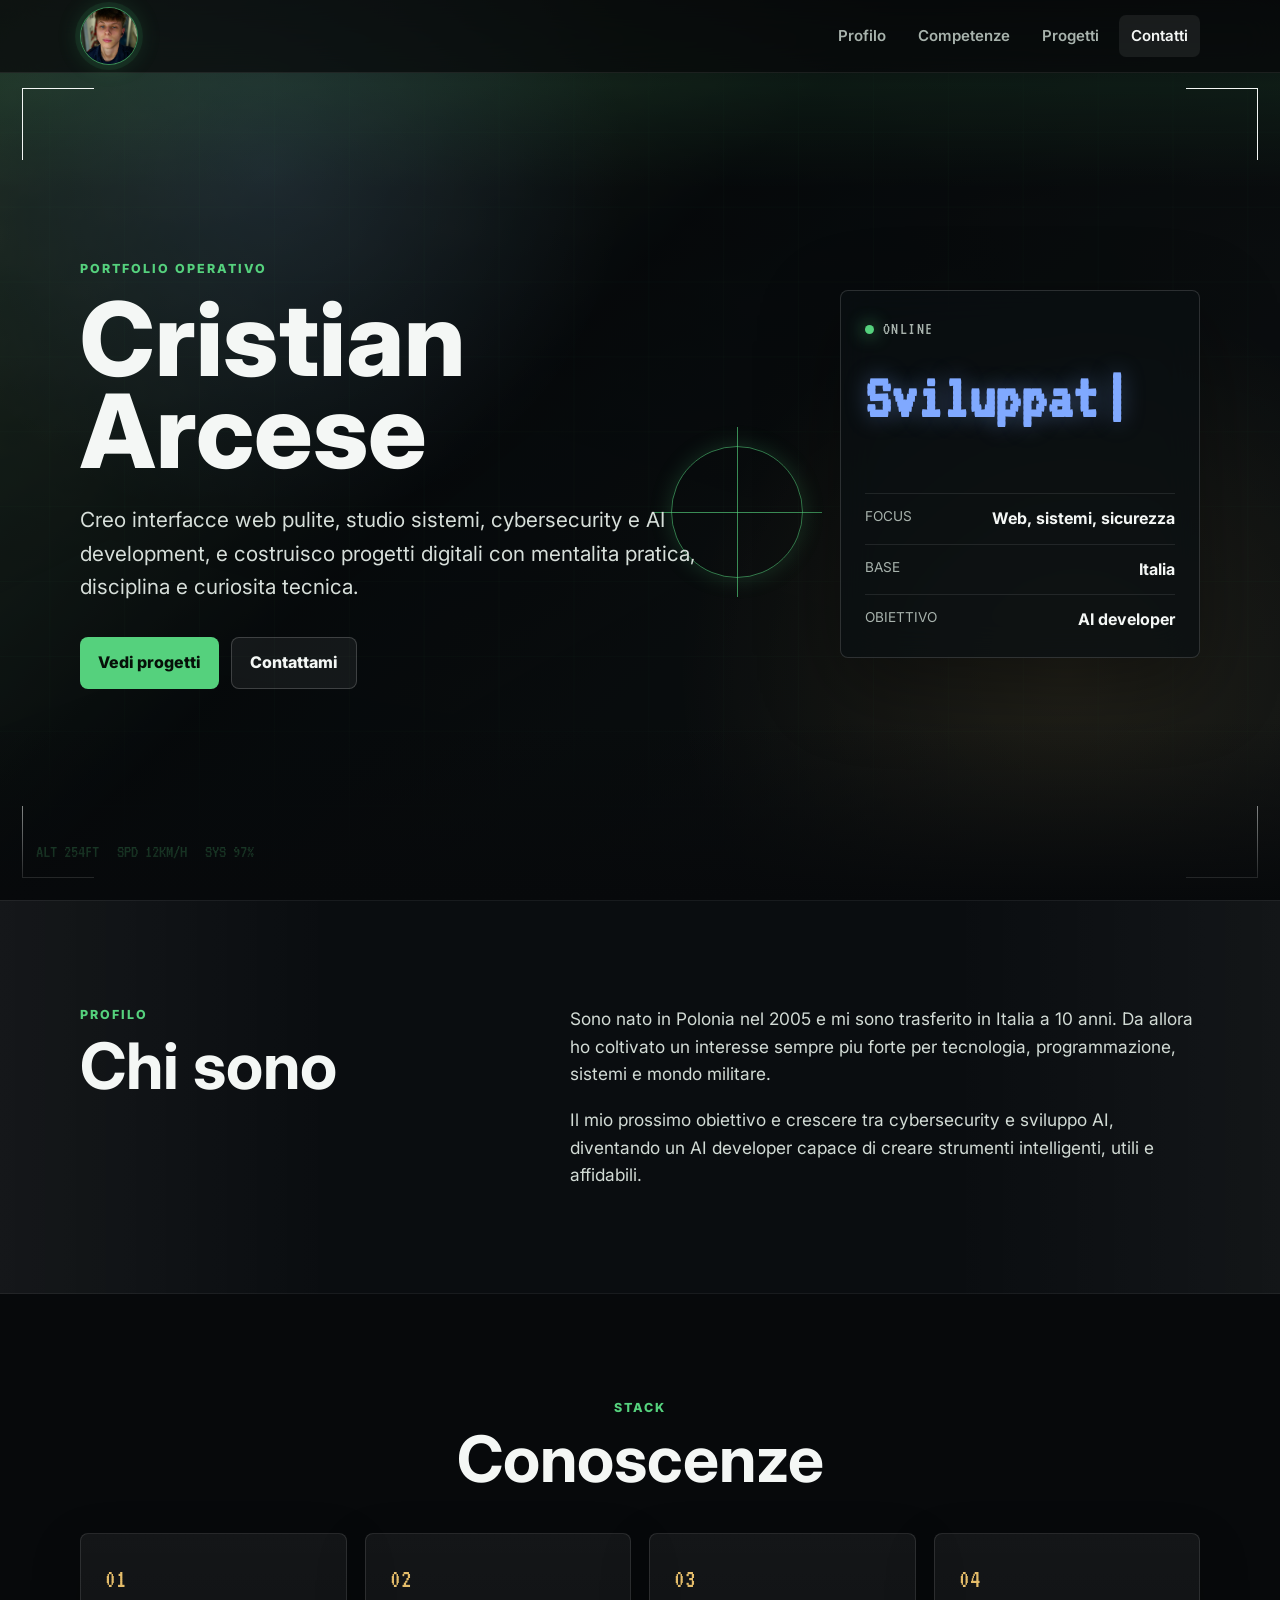
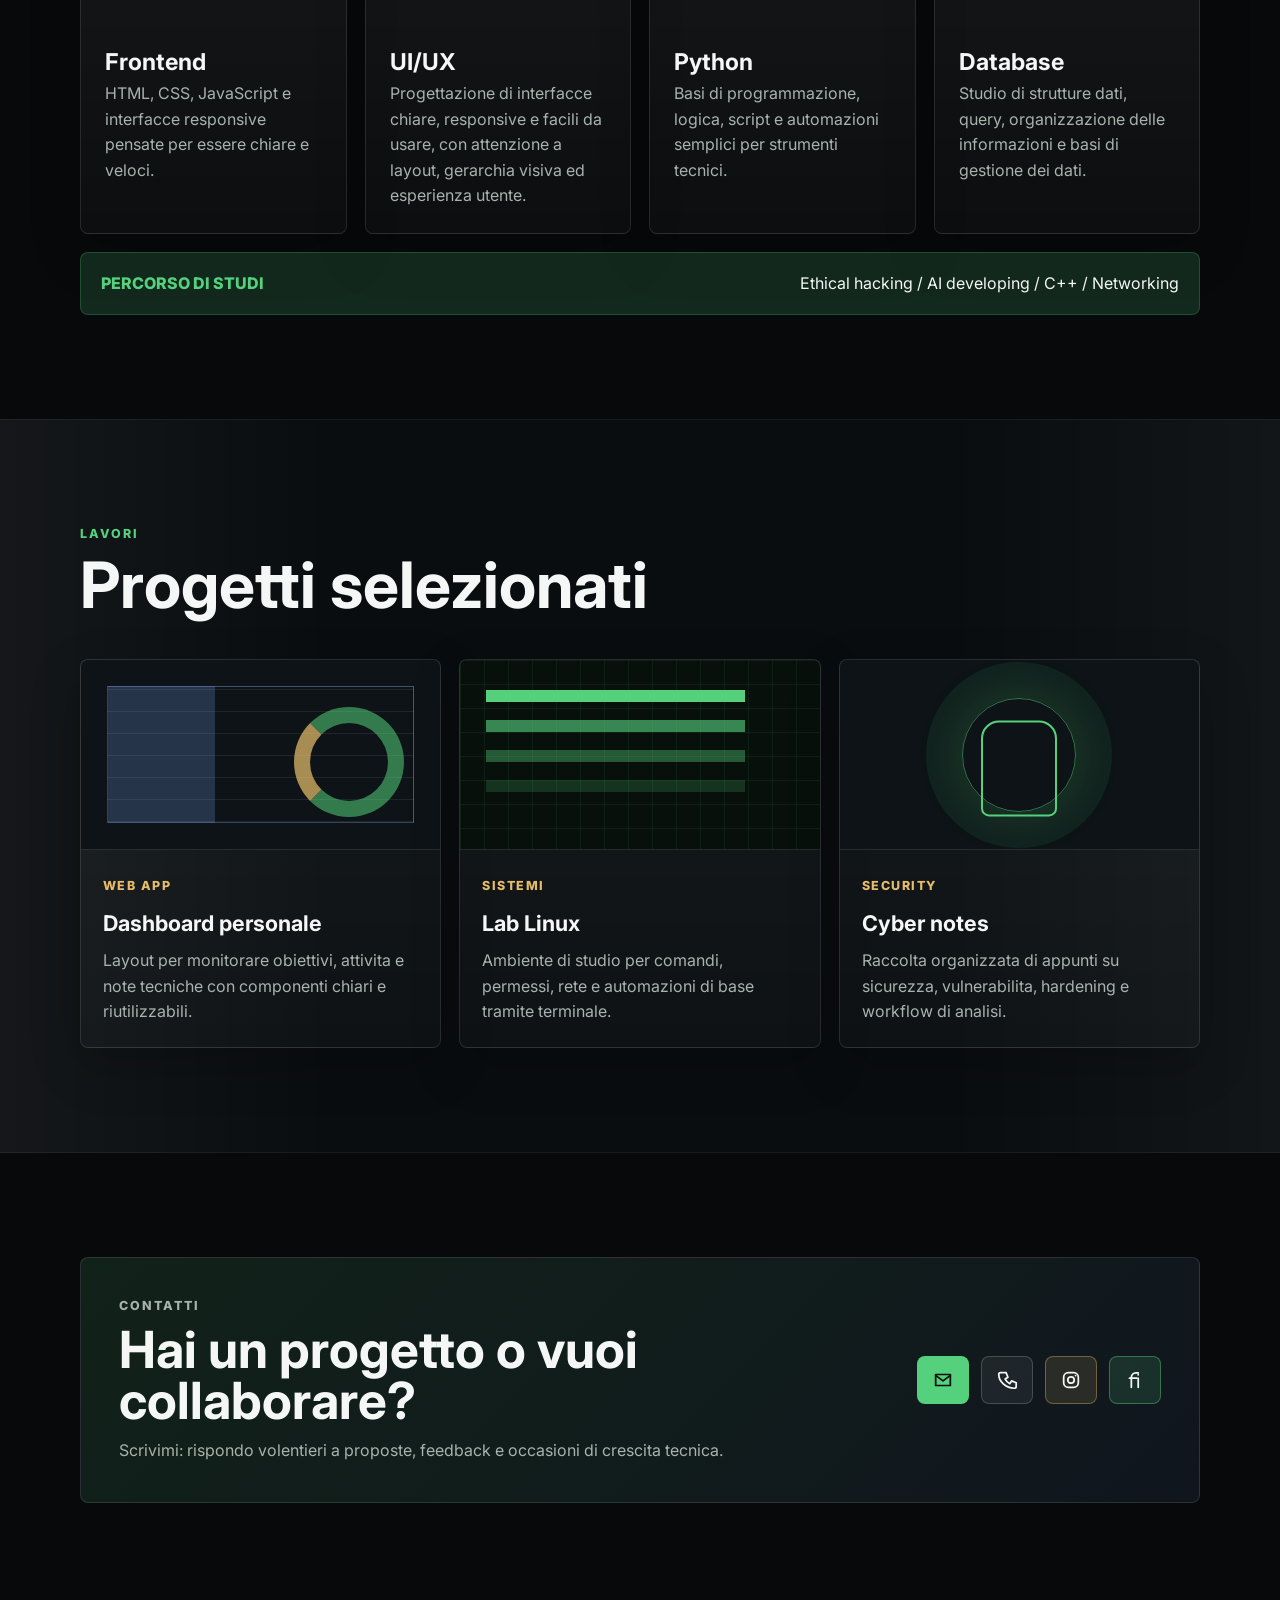
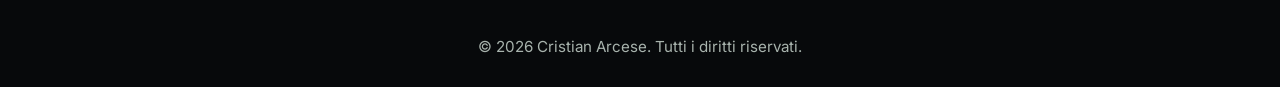
<file: index.html>
<!DOCTYPE html>
<html lang="it">
<head>
    <meta charset="UTF-8">
    <meta name="viewport" content="width=device-width, initial-scale=1.0">
    <meta name="description" content="Portfolio di Cristian Arcese: sviluppo web, cybersecurity, sistemi e progetti digitali.">
    <meta name="theme-color" content="#0b0f12">
    <title>Cristian Arcese | Portfolio</title>
    <link rel="icon" href="assets/profilo1divisa.jpg" type="image/jpeg">
    <link rel="apple-touch-icon" href="assets/profilo1divisa.jpg">

    <link rel="preconnect" href="https://fonts.googleapis.com">
    <link rel="preconnect" href="https://fonts.gstatic.com" crossorigin>
    <link href="https://fonts.googleapis.com/css2?family=Inter:wght@400;500;600;700;800&family=VT323&display=swap" rel="stylesheet">
    <link rel="stylesheet" href="style.css">
</head>

<body id="top">
    <div id="loader" aria-hidden="true">
        <span class="loader-text">CRISTIAN.ARCESE</span>
    </div>

    <div class="cursor-glow" aria-hidden="true"></div>
    <div class="cursor-trail" aria-hidden="true"></div>

    <header class="header">
        <div class="container header-wrapper">
            <a href="#top" class="logo" aria-label="Torna all'inizio">
                <img src="assets/profilo1divisa.jpg" alt="Foto profilo di Cristian Arcese">
            </a>

            <button class="menu-toggle" type="button" aria-label="Apri menu" aria-expanded="false">
                <span></span>
                <span></span>
            </button>

            <nav class="header-index" aria-label="Navigazione principale">
                <a href="#about">Profilo</a>
                <a href="#skills">Competenze</a>
                <a href="#projects">Progetti</a>
                <a href="#contact">Contatti</a>
            </nav>
        </div>
    </header>

    <main>
        <section class="hero">
            <div class="drone-bg" aria-hidden="true">
                <div class="grid-lines"></div>
                <div class="scanline"></div>
            </div>

            <div class="hud-overlay" aria-hidden="true">
                <div class="hud-corner top-left"></div>
                <div class="hud-corner top-right"></div>
                <div class="hud-corner bottom-left"></div>
                <div class="hud-corner bottom-right"></div>
                <div class="hud-reticle"></div>
                <div class="hud-data">
                    <span>ALT 254FT</span>
                    <span>SPD 12KM/H</span>
                    <span>SYS 97%</span>
                </div>
            </div>

            <div class="container hero-layout">
                <div class="hero-content reveal-left">
                    <p class="eyebrow">Portfolio operativo</p>
                    <h1>Cristian Arcese</h1>
                    <p class="hero-subtitle">
                        Creo interfacce web pulite, studio sistemi, cybersecurity e AI development, e costruisco progetti digitali
                        con mentalita pratica, disciplina e curiosita tecnica.
                    </p>

                    <div class="hero-actions">
                        <a class="button primary" href="#projects">Vedi progetti</a>
                        <a class="button secondary" href="mailto:cristian.arcese@libero.it">Contattami</a>
                    </div>
                </div>

                <aside class="mission-panel reveal-right" aria-label="Scheda profilo">
                    <div class="panel-top">
                        <span class="status-dot"></span>
                        <span>ONLINE</span>
                    </div>
                    <h2 id="typing">Sviluppatore web</h2>
                    <dl>
                        <div>
                            <dt>Focus</dt>
                            <dd>Web, sistemi, sicurezza</dd>
                        </div>
                        <div>
                            <dt>Base</dt>
                            <dd>Italia</dd>
                        </div>
                        <div>
                            <dt>Obiettivo</dt>
                            <dd>AI developer</dd>
                        </div>
                    </dl>
                </aside>
            </div>
        </section>

        <section id="about" class="about section-band">
            <div class="container two-column">
                <div class="section-heading reveal-left">
                    <p class="eyebrow">Profilo</p>
                    <h2>Chi sono</h2>
                </div>

                <div class="section-copy reveal-right">
                    <p>
                        Sono nato in Polonia nel 2005 e mi sono trasferito in Italia a 10 anni. Da allora ho coltivato
                        un interesse sempre piu forte per tecnologia, programmazione, sistemi e mondo militare.
                    </p>
                    <p>
                        Il mio prossimo obiettivo e crescere tra cybersecurity e sviluppo AI, diventando un AI developer
                        capace di creare strumenti intelligenti, utili e affidabili.
                    </p>
                </div>
            </div>
        </section>

        <section id="skills" class="skills">
            <div class="container">
                <div class="section-heading centered reveal">
                    <p class="eyebrow">Stack</p>
                    <h2>Conoscenze</h2>
                </div>

                <div class="skills-grid">
                    <article class="skill-card reveal-left">
                        <span>01</span>
                        <h3>Frontend</h3>
                        <p>HTML, CSS, JavaScript e interfacce responsive pensate per essere chiare e veloci.</p>
                    </article>

                    <article class="skill-card reveal">
                        <span>02</span>
                        <h3>UI/UX</h3>
                        <p>Progettazione di interfacce chiare, responsive e facili da usare, con attenzione a layout, gerarchia visiva ed esperienza utente.</p>
                    </article>

                    <article class="skill-card reveal-right">
                        <span>03</span>
                        <h3>Python</h3>
                        <p>Basi di programmazione, logica, script e automazioni semplici per strumenti tecnici.</p>
                    </article>

                    <article class="skill-card reveal-right">
                        <span>04</span>
                        <h3>Database</h3>
                        <p>Studio di strutture dati, query, organizzazione delle informazioni e basi di gestione dei dati.</p>
                    </article>
                </div>

                <div class="learning-strip reveal">
                    <span>Percorso di studi</span>
                    <p>Ethical hacking / AI developing / C++ / Networking</p>
                </div>
            </div>
        </section>

        <section id="projects" class="projects section-band">
            <div class="container">
                <div class="section-heading reveal-left">
                    <p class="eyebrow">Lavori</p>
                    <h2>Progetti selezionati</h2>
                </div>

                <div class="project-grid">
                    <article class="project-card reveal-left">
                        <div class="project-visual visual-dashboard" aria-hidden="true"></div>
                        <div class="project-body">
                            <span>Web app</span>
                            <h3>Dashboard personale</h3>
                            <p>Layout per monitorare obiettivi, attivita e note tecniche con componenti chiari e riutilizzabili.</p>
                        </div>
                    </article>

                    <article class="project-card reveal">
                        <div class="project-visual visual-terminal" aria-hidden="true"></div>
                        <div class="project-body">
                            <span>Sistemi</span>
                            <h3>Lab Linux</h3>
                            <p>Ambiente di studio per comandi, permessi, rete e automazioni di base tramite terminale.</p>
                        </div>
                    </article>

                    <article class="project-card reveal-right">
                        <div class="project-visual visual-security" aria-hidden="true"></div>
                        <div class="project-body">
                            <span>Security</span>
                            <h3>Cyber notes</h3>
                            <p>Raccolta organizzata di appunti su sicurezza, vulnerabilita, hardening e workflow di analisi.</p>
                        </div>
                    </article>
                </div>
            </div>
        </section>

        <section id="contact" class="contact">
            <div class="container contact-layout reveal">
                <div>
                    <p class="eyebrow">Contatti</p>
                    <h2>Hai un progetto o vuoi collaborare?</h2>
                    <p>Scrivimi: rispondo volentieri a proposte, feedback e occasioni di crescita tecnica.</p>
                </div>

                <div class="contact-actions">
                    <a class="button icon-button primary" href="mailto:cristian.arcese@libero.it" aria-label="Email">
                        <svg viewBox="0 0 24 24" aria-hidden="true">
                            <path d="M4 6h16v12H4z"></path>
                            <path d="m4 7 8 6 8-6"></path>
                        </svg>
                    </a>
                    <a class="button icon-button secondary" href="tel:+393271655353" aria-label="Telefono">
                        <svg viewBox="0 0 24 24" aria-hidden="true">
                            <path d="M7 4h4l2 5-3 2c1.2 2.4 2.6 3.8 5 5l2-3 5 2v4c0 1-1 2-2 2C10.6 21 3 13.4 3 6c0-1 1-2 2-2h2z"></path>
                        </svg>
                    </a>
                    <a class="button icon-button instagram" href="https://www.instagram.com/cristian.arcese" target="_blank" rel="noopener noreferrer" aria-label="Instagram">
                        <svg viewBox="0 0 24 24" aria-hidden="true">
                            <rect x="4" y="4" width="16" height="16" rx="5"></rect>
                            <circle cx="12" cy="12" r="3.5"></circle>
                            <path d="M17 7.1v.1"></path>
                        </svg>
                    </a>
                    <a class="button icon-button fiverr" href="https://it.fiverr.com/s/38X2G4Y" target="_blank" rel="noopener noreferrer" aria-label="Fiverr">
                        <svg viewBox="0 0 24 24" aria-hidden="true">
                            <path d="M8 20V9.5c0-3.1 1.8-5.2 5.2-5.2h2.4"></path>
                            <path d="M6 10h8"></path>
                            <path d="M15.5 10v10"></path>
                            <path d="M15.5 6.2v.1"></path>
                        </svg>
                    </a>
                </div>
            </div>
        </section>
    </main>

    <footer class="footer">
        <div class="container">
            <p>&copy; 2026 Cristian Arcese. Tutti i diritti riservati.</p>
        </div>
    </footer>

    <script src="script.js"></script>
</body>
</html>
</file>
<file: style.css>
:root {
    --bg: #07090b;
    --panel: #10161a;
    --panel-strong: #151d22;
    --text: #f4f7f5;
    --muted: #a8b3ad;
    --green: #55d17d;
    --green-soft: rgba(85, 209, 125, 0.16);
    --blue: #80a9ff;
    --amber: #e5bd6a;
    --line: rgba(255, 255, 255, 0.11);
    --shadow: 0 24px 80px rgba(0, 0, 0, 0.36);
}

* {
    box-sizing: border-box;
    margin: 0;
    padding: 0;
}

html {
    scroll-behavior: smooth;
}

body {
    background: var(--bg);
    color: var(--text);
    font-family: "Inter", Arial, sans-serif;
    line-height: 1.6;
    overflow-x: hidden;
}

body.menu-open {
    overflow: hidden;
}

body.menu-open::before {
    content: "";
    position: fixed;
    inset: 0;
    z-index: 900;
    background:
        radial-gradient(circle at 78% 16%, rgba(85, 209, 125, 0.16), transparent 28%),
        rgba(3, 5, 6, 0.68);
    backdrop-filter: blur(4px);
}

a {
    color: inherit;
}

::selection {
    background: var(--green);
    color: #061008;
}

::-webkit-scrollbar {
    width: 10px;
}

::-webkit-scrollbar-track {
    background: #090c0f;
}

::-webkit-scrollbar-thumb {
    background: #2f4036;
    border-radius: 999px;
}

.container {
    width: min(1120px, calc(100% - 40px));
    margin: 0 auto;
}

#loader {
    position: fixed;
    inset: 0;
    z-index: 9999;
    display: grid;
    place-items: center;
    background: #07090b;
    transition: opacity 0.45s ease, visibility 0.45s ease;
}

#loader.hidden {
    opacity: 0;
    visibility: hidden;
    pointer-events: none;
}

.loader-text {
    color: var(--green);
    font-family: "VT323", monospace;
    font-size: clamp(2.2rem, 8vw, 5rem);
    letter-spacing: 0.08em;
    text-shadow: 0 0 22px rgba(85, 209, 125, 0.5);
    animation: pulse 0.95s infinite;
}

@keyframes pulse {
    50% {
        opacity: 0.35;
    }
}

.header {
    position: fixed;
    top: 0;
    left: 0;
    width: 100%;
    z-index: 1000;
    border-bottom: 1px solid rgba(255, 255, 255, 0.08);
    background: rgba(7, 9, 11, 0.72);
    backdrop-filter: blur(18px);
}

.header-wrapper {
    min-height: 72px;
    display: flex;
    align-items: center;
    justify-content: space-between;
    gap: 24px;
}

.logo {
    width: 58px;
    height: 58px;
    display: block;
    overflow: hidden;
    border: 1px solid rgba(85, 209, 125, 0.6);
    border-radius: 50%;
    background: rgba(85, 209, 125, 0.08);
    text-decoration: none;
    box-shadow:
        0 0 0 5px rgba(85, 209, 125, 0.08),
        0 0 24px rgba(85, 209, 125, 0.2);
    transition: transform 0.2s ease, border-color 0.2s ease, box-shadow 0.2s ease;
}

.logo:hover {
    transform: translateY(-2px);
    border-color: rgba(128, 169, 255, 0.78);
    box-shadow:
        0 0 0 5px rgba(128, 169, 255, 0.08),
        0 0 28px rgba(128, 169, 255, 0.26);
}

.logo img {
    width: 100%;
    height: 100%;
    display: block;
    object-fit: cover;
    object-position: 50% 24%;
}

.header-index {
    display: flex;
    align-items: center;
    gap: 8px;
}

.header-index a {
    border-radius: 7px;
    color: var(--muted);
    font-size: 0.94rem;
    font-weight: 600;
    padding: 9px 12px;
    text-decoration: none;
    transition: color 0.2s ease, background 0.2s ease;
}

.header-index a:hover,
.header-index a.active {
    background: rgba(255, 255, 255, 0.07);
    color: var(--text);
}

.menu-toggle {
    display: none;
    width: 44px;
    height: 44px;
    border: 1px solid var(--line);
    border-radius: 8px;
    background: transparent;
    color: var(--text);
    position: relative;
    z-index: 1002;
    transition: border-color 0.2s ease, background 0.2s ease, box-shadow 0.2s ease;
}

.menu-toggle:hover,
.menu-toggle[aria-expanded="true"] {
    border-color: rgba(85, 209, 125, 0.55);
    background: rgba(85, 209, 125, 0.08);
    box-shadow: 0 0 24px rgba(85, 209, 125, 0.16);
}

.menu-toggle span {
    display: block;
    width: 18px;
    height: 2px;
    margin: 5px auto;
    background: currentColor;
    transition: transform 0.2s ease;
}

.menu-toggle[aria-expanded="true"] span:first-child {
    transform: translateY(3.5px) rotate(45deg);
}

.menu-toggle[aria-expanded="true"] span:last-child {
    transform: translateY(-3.5px) rotate(-45deg);
}

.hero {
    position: relative;
    min-height: 100vh;
    display: grid;
    align-items: center;
    padding: 120px 0 72px;
    overflow: hidden;
    isolation: isolate;
}

.hero::after {
    content: "";
    position: absolute;
    inset: auto 0 0;
    height: 180px;
    z-index: -1;
    background: linear-gradient(to bottom, transparent, var(--bg));
}

.drone-bg {
    position: absolute;
    inset: 0;
    z-index: -3;
    background:
        radial-gradient(circle at 22% 20%, rgba(128, 169, 255, 0.18), transparent 28%),
        radial-gradient(circle at 82% 74%, rgba(229, 189, 106, 0.16), transparent 30%),
        linear-gradient(135deg, rgba(56, 89, 66, 0.74), rgba(8, 13, 16, 0.95) 42%, rgba(21, 27, 29, 0.98)),
        url("data:image/svg+xml,%3Csvg xmlns='http://www.w3.org/2000/svg' width='1400' height='900' viewBox='0 0 1400 900'%3E%3Cfilter id='n'%3E%3CfeTurbulence type='fractalNoise' baseFrequency='.011 .018' numOctaves='4' seed='7'/%3E%3CfeColorMatrix values='.25 0 0 0 0 .18 0 0 0 0 .09 0 0 0 0 0 0 0 .42 0'/%3E%3C/filter%3E%3Crect width='1400' height='900' filter='url(%23n)'/%3E%3Cpath d='M0 630 190 536 398 594 601 431 806 497 1035 332 1400 426v474H0z' fill='%232a332b' opacity='.55'/%3E%3Cpath d='M0 748 246 657 520 704 766 562 1006 642 1400 512v388H0z' fill='%23111916' opacity='.8'/%3E%3C/svg%3E");
    background-size: cover;
    background-position: center;
    transform: scale(1.04);
    animation: slowPan 18s ease-in-out infinite alternate;
}

.drone-bg::after {
    content: "";
    position: absolute;
    inset: 0;
    background: rgba(0, 0, 0, 0.36);
}

.grid-lines {
    position: absolute;
    inset: 0;
    opacity: 0.28;
    background-image:
        linear-gradient(rgba(85, 209, 125, 0.13) 1px, transparent 1px),
        linear-gradient(90deg, rgba(85, 209, 125, 0.13) 1px, transparent 1px);
    background-size: 72px 72px;
    mask-image: linear-gradient(to bottom, transparent, black 18%, black 75%, transparent);
}

.scanline {
    position: absolute;
    left: 0;
    right: 0;
    top: 0;
    height: 22%;
    background: linear-gradient(to bottom, transparent, rgba(85, 209, 125, 0.13), transparent);
    animation: scan 5.5s linear infinite;
}

@keyframes slowPan {
    from {
        transform: scale(1.04) translate3d(-1%, -1%, 0);
    }
    to {
        transform: scale(1.08) translate3d(1.5%, 1%, 0);
    }
}

@keyframes scan {
    from {
        transform: translateY(-100%);
    }
    to {
        transform: translateY(520%);
    }
}

.hud-overlay {
    position: absolute;
    inset: 88px 22px 22px;
    pointer-events: none;
    z-index: -1;
}

.hud-corner {
    position: absolute;
    width: 72px;
    height: 72px;
    border-color: rgba(85, 209, 125, 0.55);
}

.top-left {
    top: 0;
    left: 0;
    border-top: 1px solid;
    border-left: 1px solid;
}

.top-right {
    top: 0;
    right: 0;
    border-top: 1px solid;
    border-right: 1px solid;
}

.bottom-left {
    bottom: 0;
    left: 0;
    border-bottom: 1px solid;
    border-left: 1px solid;
}

.bottom-right {
    right: 0;
    bottom: 0;
    border-right: 1px solid;
    border-bottom: 1px solid;
}

.hud-reticle {
    position: absolute;
    left: 54%;
    top: 46%;
    width: 132px;
    height: 132px;
    border: 1px solid rgba(85, 209, 125, 0.56);
    border-radius: 50%;
    box-shadow: 0 0 22px rgba(85, 209, 125, 0.18);
    transform: translate(-50%, -50%);
}

.hud-reticle::before,
.hud-reticle::after {
    content: "";
    position: absolute;
    background: rgba(85, 209, 125, 0.65);
}

.hud-reticle::before {
    width: 170px;
    height: 1px;
    left: -20px;
    top: 50%;
}

.hud-reticle::after {
    width: 1px;
    height: 170px;
    left: 50%;
    top: -20px;
}

.hud-data {
    position: absolute;
    left: 14px;
    bottom: 12px;
    display: flex;
    gap: 18px;
    color: rgba(85, 209, 125, 0.78);
    font-family: "VT323", monospace;
    font-size: 1.15rem;
}

.hero-layout {
    display: grid;
    grid-template-columns: minmax(0, 1fr) 360px;
    gap: 48px;
    align-items: center;
}

.eyebrow {
    color: var(--green);
    font-size: 0.78rem;
    font-weight: 800;
    letter-spacing: 0.16em;
    text-transform: uppercase;
}

.hero h1 {
    max-width: 740px;
    margin-top: 14px;
    font-size: clamp(3.2rem, 8vw, 7.8rem);
    font-weight: 800;
    line-height: 0.9;
}

.hero-subtitle {
    max-width: 660px;
    margin-top: 26px;
    color: #d7dfda;
    font-size: clamp(1.05rem, 2vw, 1.3rem);
}

.hero-actions,
.contact-actions {
    display: flex;
    flex-wrap: wrap;
    gap: 12px;
    margin-top: 34px;
}

.button {
    min-height: 48px;
    display: inline-flex;
    align-items: center;
    justify-content: center;
    border-radius: 8px;
    font-weight: 800;
    padding: 12px 18px;
    text-decoration: none;
    transition: transform 0.2s ease, border-color 0.2s ease, background 0.2s ease;
}

.icon-button {
    width: 52px;
    min-width: 52px;
    padding: 0;
}

.icon-button svg {
    width: 22px;
    height: 22px;
    fill: none;
    stroke: currentColor;
    stroke-width: 1.9;
    stroke-linecap: round;
    stroke-linejoin: round;
}

.button:hover {
    transform: translateY(-2px);
}

.button.primary {
    background: var(--green);
    color: #061008;
}

.button.secondary {
    border: 1px solid rgba(255, 255, 255, 0.18);
    background: rgba(255, 255, 255, 0.06);
    color: var(--text);
}

.button.instagram {
    border: 1px solid rgba(229, 189, 106, 0.38);
    background: rgba(229, 189, 106, 0.12);
    color: var(--text);
}

.button.fiverr {
    border: 1px solid rgba(85, 209, 125, 0.42);
    background: rgba(85, 209, 125, 0.14);
    color: var(--text);
}

.mission-panel {
    border: 1px solid rgba(255, 255, 255, 0.14);
    border-radius: 8px;
    background: rgba(10, 15, 18, 0.74);
    box-shadow: var(--shadow);
    padding: 24px;
    backdrop-filter: blur(18px);
}

.panel-top {
    display: flex;
    align-items: center;
    gap: 9px;
    color: var(--muted);
    font-family: "VT323", monospace;
    font-size: 1.1rem;
    letter-spacing: 0.08em;
}

.status-dot {
    width: 9px;
    height: 9px;
    border-radius: 50%;
    background: var(--green);
    box-shadow: 0 0 18px var(--green);
}

.mission-panel h2 {
    min-height: 100px;
    margin: 26px 0 24px;
    color: var(--blue);
    font-family: "VT323", monospace;
    font-size: clamp(2.4rem, 5vw, 4.1rem);
    line-height: 0.92;
    text-shadow: 0 0 22px rgba(128, 169, 255, 0.36);
}

.mission-panel h2::after {
    content: "|";
    margin-left: 4px;
    animation: caret 0.7s step-end infinite;
}

@keyframes caret {
    50% {
        opacity: 0;
    }
}

.mission-panel dl {
    display: grid;
    gap: 12px;
}

.mission-panel dl div {
    display: flex;
    justify-content: space-between;
    gap: 18px;
    border-top: 1px solid rgba(255, 255, 255, 0.09);
    padding-top: 12px;
}

.mission-panel dt {
    color: var(--muted);
    font-size: 0.85rem;
    text-transform: uppercase;
}

.mission-panel dd {
    color: var(--text);
    font-weight: 700;
    text-align: right;
}

section {
    padding: 104px 0;
}

.section-band {
    background:
        linear-gradient(90deg, rgba(255, 255, 255, 0.045), transparent 26%, transparent 74%, rgba(255, 255, 255, 0.035)),
        #0a0d10;
    border-block: 1px solid rgba(255, 255, 255, 0.06);
}

.two-column {
    display: grid;
    grid-template-columns: 0.8fr 1.2fr;
    gap: 70px;
}

.section-heading h2 {
    margin-top: 10px;
    font-size: clamp(2.25rem, 5vw, 4.4rem);
    line-height: 0.98;
}

.section-heading.centered {
    max-width: 680px;
    margin: 0 auto 42px;
    text-align: center;
}

.section-copy {
    display: grid;
    gap: 18px;
    color: #d2dbd5;
    font-size: 1.08rem;
}

.skills-grid,
.project-grid {
    display: grid;
    gap: 18px;
}

.skills-grid {
    grid-template-columns: repeat(4, minmax(0, 1fr));
}

.project-grid {
    grid-template-columns: repeat(3, minmax(0, 1fr));
}

.skill-card,
.project-card {
    border: 1px solid var(--line);
    border-radius: 8px;
    background: linear-gradient(180deg, rgba(255, 255, 255, 0.055), rgba(255, 255, 255, 0.025));
    box-shadow: 0 18px 50px rgba(0, 0, 0, 0.22);
}

.skill-card {
    min-height: 260px;
    padding: 24px;
}

.skill-card span {
    color: var(--amber);
    font-family: "VT323", monospace;
    font-size: 1.65rem;
}

.skill-card h3 {
    margin-top: 44px;
    font-size: 1.45rem;
}

.skill-card p,
.project-card p,
.contact p {
    color: var(--muted);
}

.learning-strip {
    display: flex;
    align-items: center;
    justify-content: space-between;
    gap: 24px;
    margin-top: 18px;
    border: 1px solid rgba(85, 209, 125, 0.22);
    border-radius: 8px;
    background: var(--green-soft);
    padding: 18px 20px;
}

.learning-strip span {
    color: var(--green);
    font-weight: 800;
    text-transform: uppercase;
}

.projects .section-heading {
    margin-bottom: 42px;
}

.project-card {
    overflow: hidden;
}

.project-visual {
    height: 190px;
    position: relative;
    overflow: hidden;
    border-bottom: 1px solid var(--line);
    background: #0d1316;
}

.project-visual::before,
.project-visual::after {
    content: "";
    position: absolute;
}

.visual-dashboard::before {
    inset: 26px;
    border: 1px solid rgba(128, 169, 255, 0.32);
    background:
        linear-gradient(90deg, rgba(128, 169, 255, 0.22) 0 35%, transparent 35% 100%),
        repeating-linear-gradient(0deg, rgba(255, 255, 255, 0.08) 0 1px, transparent 1px 22px);
}

.visual-dashboard::after {
    width: 78px;
    height: 78px;
    right: 36px;
    bottom: 32px;
    border-radius: 50%;
    border: 16px solid rgba(85, 209, 125, 0.55);
    border-left-color: rgba(229, 189, 106, 0.72);
}

.visual-terminal {
    background:
        linear-gradient(rgba(85, 209, 125, 0.08) 1px, transparent 1px),
        linear-gradient(90deg, rgba(85, 209, 125, 0.08) 1px, transparent 1px),
        #08100c;
    background-size: 24px 24px;
}

.visual-terminal::before {
    left: 26px;
    top: 30px;
    width: 72%;
    height: 12px;
    background: var(--green);
    box-shadow:
        0 30px 0 rgba(85, 209, 125, 0.62),
        0 60px 0 rgba(85, 209, 125, 0.38),
        0 90px 0 rgba(85, 209, 125, 0.18);
}

.visual-security::before {
    width: 112px;
    height: 112px;
    left: 50%;
    top: 50%;
    border: 1px solid rgba(85, 209, 125, 0.5);
    border-radius: 50%;
    box-shadow: 0 0 0 36px rgba(85, 209, 125, 0.08), 0 0 48px rgba(85, 209, 125, 0.16);
    transform: translate(-50%, -50%);
}

.visual-security::after {
    width: 72px;
    height: 92px;
    left: 50%;
    top: 50%;
    border: 2px solid var(--green);
    border-radius: 18px 18px 8px 8px;
    transform: translate(-50%, -36%);
}

.project-body {
    padding: 22px;
}

.project-body span {
    color: var(--amber);
    font-size: 0.78rem;
    font-weight: 800;
    letter-spacing: 0.12em;
    text-transform: uppercase;
}

.project-body h3 {
    margin: 8px 0;
    font-size: 1.35rem;
}

.contact-layout {
    display: flex;
    align-items: center;
    justify-content: space-between;
    gap: 34px;
    border: 1px solid rgba(255, 255, 255, 0.11);
    border-radius: 8px;
    background: linear-gradient(135deg, rgba(85, 209, 125, 0.13), rgba(128, 169, 255, 0.08));
    padding: 38px;
}

.contact h2 {
    max-width: 650px;
    margin: 8px 0 12px;
    font-size: clamp(2rem, 4vw, 3.8rem);
    line-height: 1;
}

.contact-actions {
    margin-top: 0;
    flex-shrink: 0;
}

.footer {
    padding: 28px 0;
    color: var(--muted);
    font-size: 0.95rem;
    text-align: center;
}

.cursor-glow,
.cursor-trail {
    position: fixed;
    width: 220px;
    height: 220px;
    border-radius: 50%;
    pointer-events: none;
    transform: translate(-50%, -50%);
    z-index: 800;
    opacity: 0;
}

.cursor-glow {
    background: radial-gradient(circle, rgba(85, 209, 125, 0.16), transparent 70%);
    filter: blur(50px);
}

.cursor-trail {
    background: radial-gradient(circle, rgba(128, 169, 255, 0.12), transparent 70%);
    filter: blur(60px);
    transition: opacity 0.2s ease;
}

.reveal,
.reveal-left,
.reveal-right {
    opacity: 0;
    transition: opacity 0.75s ease, transform 0.75s ease;
}

.reveal {
    transform: translateY(34px);
}

.reveal-left {
    transform: translateX(-34px);
}

.reveal-right {
    transform: translateX(34px);
}

.reveal.active,
.reveal-left.active,
.reveal-right.active {
    opacity: 1;
    transform: translate(0, 0);
}

@media (max-width: 880px) {
    .menu-toggle {
        display: block;
    }

    .header-index {
        position: fixed;
        top: 72px;
        right: 20px;
        left: auto;
        width: min(360px, calc(100vw - 40px));
        display: grid;
        gap: 9px;
        padding: 18px;
        border: 1px solid rgba(85, 209, 125, 0.24);
        border-radius: 12px;
        background:
            linear-gradient(135deg, rgba(85, 209, 125, 0.12), transparent 38%),
            linear-gradient(180deg, rgba(16, 22, 26, 0.98), rgba(5, 8, 10, 0.98));
        box-shadow:
            0 26px 70px rgba(0, 0, 0, 0.48),
            inset 0 1px 0 rgba(255, 255, 255, 0.08);
        overflow: hidden;
        transform: translateY(-18px) scale(0.96);
        opacity: 0;
        visibility: hidden;
        pointer-events: none;
        transition: transform 0.26s ease, opacity 0.26s ease, visibility 0.26s ease;
        z-index: 1001;
    }

    .header-index::before {
        content: "NAVIGATION";
        color: rgba(85, 209, 125, 0.72);
        font-family: "VT323", monospace;
        font-size: 1.05rem;
        letter-spacing: 0.16em;
        padding: 0 3px 8px;
        border-bottom: 1px solid rgba(255, 255, 255, 0.08);
    }

    .header-index::after {
        content: "";
        position: absolute;
        left: -20%;
        right: -20%;
        top: 0;
        height: 1px;
        background: linear-gradient(90deg, transparent, rgba(85, 209, 125, 0.82), transparent);
        animation: menuScan 2.8s linear infinite;
    }

    .header-index.open {
        transform: translateY(0) scale(1);
        opacity: 1;
        visibility: visible;
        pointer-events: auto;
    }

    .header-index a {
        position: relative;
        display: flex;
        align-items: center;
        min-height: 50px;
        padding: 13px 14px 13px 42px;
        border: 1px solid rgba(255, 255, 255, 0.08);
        border-radius: 8px;
        background: rgba(255, 255, 255, 0.035);
        color: #dfe8e2;
        font-size: 1rem;
        transform: translateX(16px);
        opacity: 0;
        transition:
            transform 0.24s ease,
            opacity 0.24s ease,
            border-color 0.2s ease,
            background 0.2s ease,
            color 0.2s ease;
    }

    .header-index a::before {
        content: "";
        position: absolute;
        left: 15px;
        width: 9px;
        height: 9px;
        border: 1px solid currentColor;
        transform: rotate(45deg);
        opacity: 0.75;
    }

    .header-index.open a {
        transform: translateX(0);
        opacity: 1;
    }

    .header-index.open a:nth-child(1) {
        transition-delay: 0.03s;
    }

    .header-index.open a:nth-child(2) {
        transition-delay: 0.07s;
    }

    .header-index.open a:nth-child(3) {
        transition-delay: 0.11s;
    }

    .header-index.open a:nth-child(4) {
        transition-delay: 0.15s;
    }

    .header-index a:hover,
    .header-index a.active {
        border-color: rgba(85, 209, 125, 0.34);
        background: rgba(85, 209, 125, 0.1);
        color: var(--text);
    }

    .hero {
        min-height: auto;
        padding-top: 118px;
    }

    .hero-layout,
    .two-column,
    .skills-grid,
    .project-grid {
        grid-template-columns: 1fr;
    }

    .mission-panel {
        max-width: 520px;
    }

    .hud-data {
        flex-direction: column;
        gap: 4px;
    }

    .contact-layout,
    .learning-strip {
        align-items: flex-start;
        flex-direction: column;
    }
}

@keyframes menuScan {
    from {
        transform: translateX(-70%);
    }
    to {
        transform: translateX(70%);
    }
}

@media (min-width: 881px) and (max-width: 1080px) {
    .skills-grid {
        grid-template-columns: repeat(2, minmax(0, 1fr));
    }
}

@media (max-width: 560px) {
    .container {
        width: min(100% - 28px, 1120px);
    }

    .header-wrapper {
        min-height: 64px;
    }

    .logo {
        width: 48px;
        height: 48px;
    }

    .menu-toggle {
        width: 42px;
        height: 42px;
    }

    .header-index {
        top: 64px;
        right: 14px;
        width: calc(100vw - 28px);
        padding: 16px;
    }

    .header-index a {
        border-radius: 6px;
        font-size: 1rem;
        padding: 13px 14px 13px 42px;
    }

    .hero {
        padding-top: 96px;
        padding-bottom: 48px;
    }

    .hero-layout {
        gap: 28px;
    }

    .hero h1 {
        max-width: 9ch;
        font-size: clamp(3rem, 16vw, 4.4rem);
        line-height: 0.92;
    }

    .hero-subtitle {
        margin-top: 20px;
        font-size: 1rem;
        line-height: 1.65;
    }

    .eyebrow {
        font-size: 0.72rem;
        letter-spacing: 0.14em;
    }

    .hero-actions,
    .contact-actions {
        width: 100%;
    }

    .button {
        width: 100%;
    }

    .contact-actions .icon-button {
        width: 52px;
    }

    .mission-panel {
        width: 100%;
    }

    .mission-panel,
    .contact-layout {
        padding: 22px;
    }

    .mission-panel h2 {
        min-height: 70px;
        margin: 20px 0;
        font-size: clamp(2.4rem, 13vw, 3.35rem);
    }

    .mission-panel dl div {
        align-items: flex-start;
        flex-direction: column;
        gap: 3px;
    }

    .mission-panel dd {
        text-align: left;
    }

    .skill-card {
        min-height: auto;
        padding: 20px;
    }

    .skill-card h3 {
        margin-top: 26px;
    }

    .learning-strip {
        gap: 8px;
        padding: 16px;
    }

    .project-visual {
        height: 150px;
    }

    .project-body {
        padding: 18px;
    }

    .contact-layout {
        gap: 26px;
    }

    .contact h2 {
        font-size: clamp(2rem, 12vw, 2.7rem);
        line-height: 1.04;
    }

    .contact-actions {
        display: grid;
        grid-template-columns: repeat(4, 52px);
        justify-content: start;
        gap: 10px;
    }

    .contact-actions .icon-button {
        min-width: 52px;
        height: 52px;
    }

    section {
        padding: 74px 0;
    }

    .hud-overlay {
        inset: 80px 12px 12px;
    }

    .hud-reticle {
        width: 96px;
        height: 96px;
        opacity: 0.5;
    }

    .hud-corner {
        width: 46px;
        height: 46px;
    }

    .hud-data {
        display: none;
    }

    .footer {
        padding: 24px 0;
        font-size: 0.85rem;
    }
}

@media (max-width: 380px) {
    .container {
        width: min(100% - 22px, 1120px);
    }

    .hero h1 {
        font-size: clamp(2.55rem, 15vw, 3.4rem);
    }

    .hero-subtitle,
    .section-copy {
        font-size: 0.96rem;
    }

    .mission-panel h2 {
        font-size: 2.35rem;
    }

    .contact-actions {
        grid-template-columns: repeat(4, 48px);
    }

    .contact-actions .icon-button {
        width: 48px;
        min-width: 48px;
        height: 48px;
    }
}

@media (prefers-reduced-motion: reduce) {
    *,
    *::before,
    *::after {
        scroll-behavior: auto !important;
        animation-duration: 0.01ms !important;
        animation-iteration-count: 1 !important;
        transition-duration: 0.01ms !important;
    }
}
</file>
